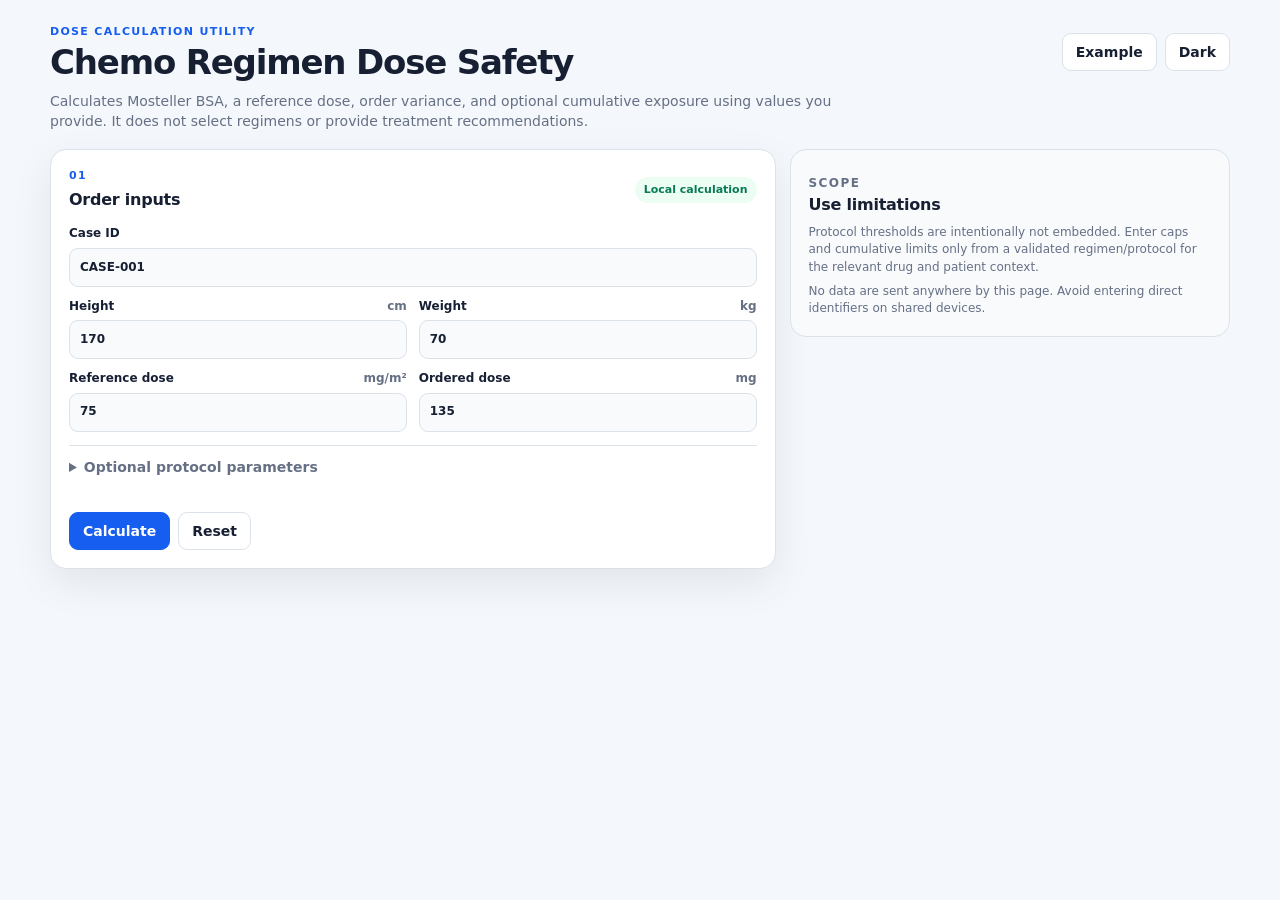
<file: docs/index.html>
<!doctype html>
<html lang="en" data-theme="light">
<head>
  <meta charset="utf-8">
  <meta name="viewport" content="width=device-width, initial-scale=1">
  <meta name="description" content="Browser-based BSA dose calculation and user-defined chemotherapy order checks.">
  <meta name="color-scheme" content="light dark">
  <meta http-equiv="Content-Security-Policy" content="default-src 'self'; script-src 'self'; style-src 'self'; img-src 'self' data:; connect-src 'none'; object-src 'none'; base-uri 'none'; form-action 'none'">
  <title>Chemo Regimen Dose Safety Calculator</title>
  <link rel="stylesheet" href="./styles.css">
</head>
<body>
  <main class="shell">
    <header class="topbar">
      <div>
        <p class="eyebrow">Dose calculation utility</p>
        <h1>Chemo Regimen Dose Safety</h1>
      </div>
      <div class="top-actions">
        <button id="load-example" class="button secondary" type="button">Example</button>
        <button id="theme-toggle" class="button icon-button" type="button" aria-pressed="false" aria-label="Toggle dark mode"><span>Dark</span></button>
      </div>
    </header>

    <p class="scope">Calculates Mosteller BSA, a reference dose, order variance, and optional cumulative exposure using values you provide. It does not select regimens or provide treatment recommendations.</p>

    <div class="workspace">
      <section class="card input-card" aria-labelledby="input-heading">
        <div class="card-heading">
          <div><p class="step">01</p><h2 id="input-heading">Order inputs</h2></div>
          <span class="privacy">Local calculation</span>
        </div>
        <form id="dose-form">
          <div class="field-grid">
            <label class="span-2">Case ID<input name="case_id" value="CASE-001" autocomplete="off" required></label>
            <label>Height <span>cm</span><input name="height_cm" type="number" min="0.01" step="any" value="170" required inputmode="decimal"></label>
            <label>Weight <span>kg</span><input name="weight_kg" type="number" min="0.01" step="any" value="70" required inputmode="decimal"></label>
            <label>Reference dose <span>mg/m²</span><input name="reference_dose_mg_per_m2" type="number" min="0.01" step="any" value="75" required inputmode="decimal"></label>
            <label>Ordered dose <span>mg</span><input name="ordered_dose_mg" type="number" min="0.01" step="any" value="135" required inputmode="decimal"></label>
          </div>

          <details>
            <summary>Optional protocol parameters</summary>
            <div class="field-grid optional-grid">
              <label>BSA cap <span>m²</span><input name="bsa_cap_m2" type="number" min="0.01" step="any" placeholder="Not set" inputmode="decimal"></label>
              <label>Absolute cap <span>mg</span><input name="absolute_cap_mg" type="number" min="0.01" step="any" placeholder="Not set" inputmode="decimal"></label>
              <label>Previous cumulative <span>mg/m²</span><input name="previous_cumulative_mg_per_m2" type="number" min="0" step="any" placeholder="Not set" inputmode="decimal"></label>
              <label>Cumulative limit <span>mg/m²</span><input name="cumulative_limit_mg_per_m2" type="number" min="0.01" step="any" placeholder="Not set" inputmode="decimal"></label>
              <label>Variance tolerance <span>%</span><input name="deviation_tolerance_percent" type="number" min="0" step="any" value="5" inputmode="decimal"></label>
            </div>
          </details>

          <p id="form-error" class="error" role="alert" aria-live="polite"></p>
          <div class="form-actions">
            <button class="button primary" type="submit">Calculate</button>
            <button class="button secondary" type="reset">Reset</button>
          </div>
        </form>
      </section>

      <section id="results" class="card result-card" aria-labelledby="result-heading" aria-live="polite" hidden>
        <div class="card-heading result-heading">
          <div><p class="step">02</p><h2 id="result-heading">Calculation</h2></div>
          <strong id="result-status" class="status"></strong>
        </div>
        <dl id="result-metrics" class="metrics"></dl>
        <ul id="result-flags" class="flags"></ul>
      </section>

      <aside class="card note-card">
        <div class="card-heading"><div><p class="step">Scope</p><h2>Use limitations</h2></div></div>
        <p>Protocol thresholds are intentionally not embedded. Enter caps and cumulative limits only from a validated regimen/protocol for the relevant drug and patient context.</p>
        <p>No data are sent anywhere by this page. Avoid entering direct identifiers on shared devices.</p>
      </aside>
    </div>
  </main>
  <script type="module" src="./app.js"></script>
</body>
</html>
</file>
<file: docs/styles.css>
:root {
  color-scheme: light;
  --bg: #f4f7fb;
  --surface: #ffffff;
  --surface-soft: #f8fafc;
  --text: #172033;
  --muted: #667085;
  --line: #dbe2ea;
  --accent: #155eef;
  --accent-hover: #004eeb;
  --accent-soft: #eef4ff;
  --ok: #087a55;
  --ok-bg: #ecfdf3;
  --review: #b54708;
  --review-bg: #fffaeb;
  --danger: #b42318;
  --shadow: 0 14px 40px rgba(16, 24, 40, .08);
  --radius: 16px;
}

:root[data-theme="dark"] {
  color-scheme: dark;
  --bg: #0d1117;
  --surface: #151b23;
  --surface-soft: #10161e;
  --text: #f0f3f7;
  --muted: #9aa7b7;
  --line: #2c3644;
  --accent: #75a7ff;
  --accent-hover: #9bc0ff;
  --accent-soft: #152743;
  --ok: #71d7af;
  --ok-bg: #123228;
  --review: #f7b955;
  --review-bg: #352713;
  --danger: #ff8c86;
  --shadow: 0 16px 44px rgba(0, 0, 0, .28);
}

* { box-sizing: border-box; }
html { background: var(--bg); }
body {
  margin: 0;
  min-width: 320px;
  min-height: 100vh;
  color: var(--text);
  background: var(--bg);
  font: 14px/1.45 Inter, ui-sans-serif, system-ui, -apple-system, BlinkMacSystemFont, "Segoe UI", sans-serif;
}
button, input { font: inherit; }
button { cursor: pointer; }
.shell { width: min(1180px, calc(100% - 32px)); margin: 0 auto; padding: 24px 0 28px; }
.topbar { display: flex; align-items: center; justify-content: space-between; gap: 18px; }
.eyebrow, .step { margin: 0 0 4px; color: var(--accent); font-size: 11px; font-weight: 800; letter-spacing: .12em; text-transform: uppercase; }
h1 { margin: 0; font-size: clamp(23px, 3vw, 34px); line-height: 1.08; letter-spacing: -.035em; }
h2 { margin: 0; font-size: 16px; letter-spacing: -.015em; }
.scope { max-width: 830px; margin: 10px 0 18px; color: var(--muted); }
.top-actions, .form-actions { display: flex; gap: 8px; }
.workspace { display: grid; grid-template-columns: minmax(0, 1.4fr) minmax(340px, .85fr); gap: 14px; align-items: start; }
.card { border: 1px solid var(--line); border-radius: var(--radius); background: var(--surface); box-shadow: var(--shadow); }
.input-card { grid-row: span 2; padding: 18px; }
.result-card, .note-card { padding: 18px; }
.card-heading { display: flex; align-items: center; justify-content: space-between; gap: 12px; margin-bottom: 14px; }
.privacy { padding: 5px 9px; border-radius: 999px; color: var(--ok); background: var(--ok-bg); font-size: 11px; font-weight: 750; }
.field-grid { display: grid; grid-template-columns: repeat(2, minmax(0, 1fr)); gap: 11px 12px; }
.span-2 { grid-column: 1 / -1; }
label { display: grid; grid-template-columns: 1fr auto; gap: 5px; color: var(--text); font-size: 12px; font-weight: 700; }
label > span { color: var(--muted); font-weight: 600; }
input { grid-column: 1 / -1; width: 100%; min-height: 39px; padding: 8px 10px; border: 1px solid var(--line); border-radius: 9px; outline: none; color: var(--text); background: var(--surface-soft); transition: border-color .15s, box-shadow .15s; }
input:focus-visible { border-color: var(--accent); box-shadow: 0 0 0 3px color-mix(in srgb, var(--accent) 17%, transparent); }
details { margin-top: 13px; border-top: 1px solid var(--line); padding-top: 11px; }
summary { cursor: pointer; color: var(--muted); font-weight: 750; user-select: none; }
.optional-grid { margin-top: 12px; }
.error { min-height: 20px; margin: 8px 0 0; color: var(--danger); font-size: 12px; font-weight: 650; }
.form-actions { margin-top: 7px; }
.button { min-height: 38px; border: 1px solid var(--line); border-radius: 9px; padding: 8px 13px; font-weight: 760; transition: .15s ease; }
.button:focus-visible { outline: 3px solid color-mix(in srgb, var(--accent) 35%, transparent); outline-offset: 2px; }
.button.primary { border-color: var(--accent); color: #fff; background: var(--accent); }
:root[data-theme="dark"] .button.primary { color: #07101f; }
.button.primary:hover { background: var(--accent-hover); border-color: var(--accent-hover); }
.button.secondary, .icon-button { color: var(--text); background: var(--surface); }
.button.secondary:hover, .icon-button:hover { border-color: var(--accent); color: var(--accent); }
.status { padding: 6px 9px; border-radius: 999px; font-size: 11px; text-transform: uppercase; letter-spacing: .05em; }
.status[data-state="ok"] { color: var(--ok); background: var(--ok-bg); }
.status[data-state="review"] { color: var(--review); background: var(--review-bg); }
.metrics { display: grid; grid-template-columns: repeat(2, minmax(0, 1fr)); gap: 8px; margin: 0; }
.metric { padding: 9px 10px; border: 1px solid var(--line); border-radius: 10px; background: var(--surface-soft); }
.metric dt { margin-bottom: 2px; color: var(--muted); font-size: 10px; font-weight: 750; text-transform: uppercase; letter-spacing: .055em; }
.metric dd { margin: 0; font-variant-numeric: tabular-nums; font-weight: 800; }
.flags { display: grid; gap: 7px; margin: 12px 0 0; padding: 0; list-style: none; }
.flag { display: grid; gap: 2px; padding: 8px 10px; border-radius: 9px; border: 1px solid var(--line); font-size: 11px; }
.flag strong { font-size: 10px; letter-spacing: .03em; }
.flag-info { background: var(--accent-soft); }
.flag-review { background: var(--review-bg); }
.flag-ok { color: var(--ok); background: var(--ok-bg); }
.note-card { box-shadow: none; background: var(--surface-soft); }
.note-card .card-heading { margin-bottom: 8px; }
.note-card p { margin: 7px 0 0; color: var(--muted); font-size: 12px; }
[hidden] { display: none !important; }

@media (max-width: 820px) {
  .shell { width: min(100% - 22px, 680px); padding-top: 16px; }
  .workspace { grid-template-columns: 1fr; }
  .input-card { grid-row: auto; }
  .topbar { align-items: flex-start; }
}

@media (max-width: 520px) {
  .shell { width: min(100% - 16px, 520px); }
  .topbar { gap: 10px; }
  .top-actions { flex-direction: column; }
  .button { min-height: 36px; }
  .field-grid { gap: 9px; }
  .input-card, .result-card, .note-card { padding: 14px; }
  .scope { margin-bottom: 12px; font-size: 12px; }
}

@media (max-height: 760px) and (min-width: 821px) {
  .shell { padding-top: 14px; padding-bottom: 14px; }
  .scope { margin: 7px 0 12px; }
  .input-card, .result-card, .note-card { padding: 14px; }
  .card-heading { margin-bottom: 10px; }
  input { min-height: 35px; padding-block: 6px; }
  .field-grid { gap: 8px 10px; }
  details { margin-top: 9px; padding-top: 8px; }
  .optional-grid { margin-top: 8px; }
  .metric { padding: 6px 8px; }
  .flags { margin-top: 8px; gap: 5px; }
}
</file>
